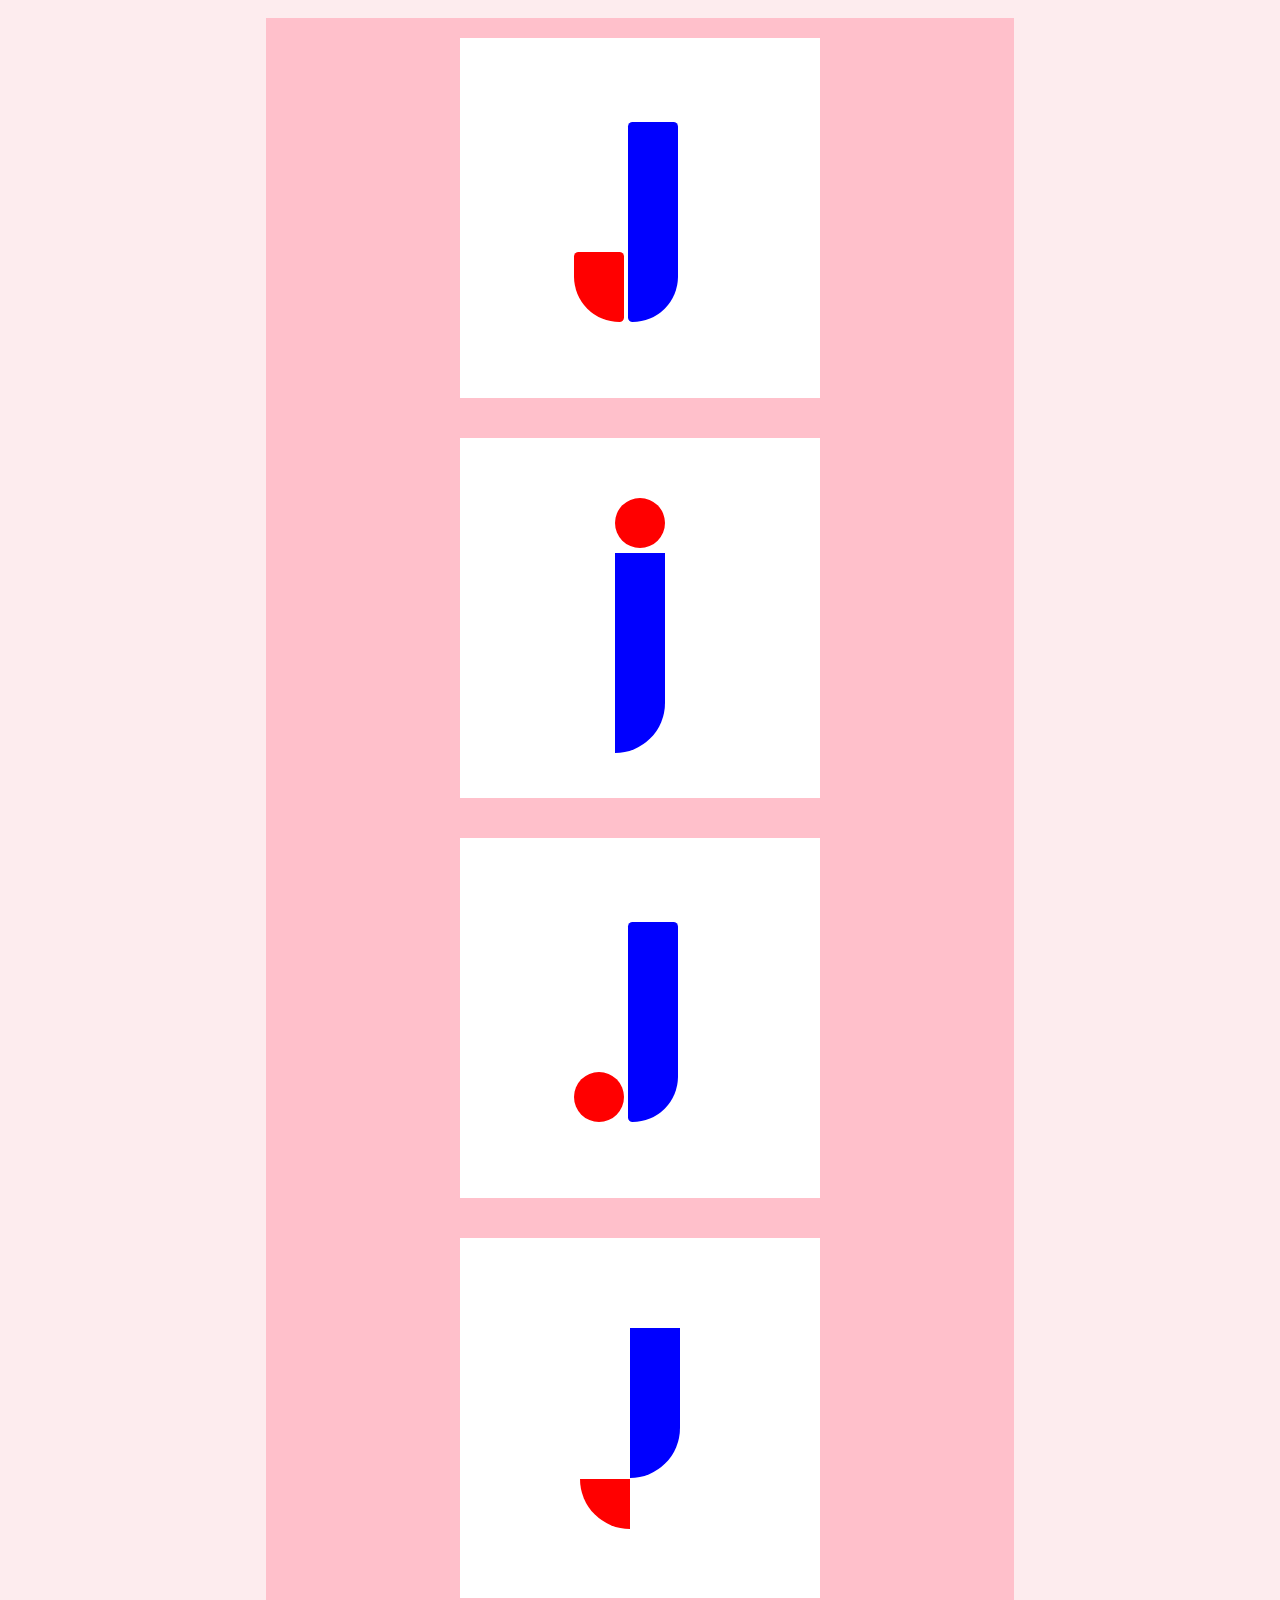
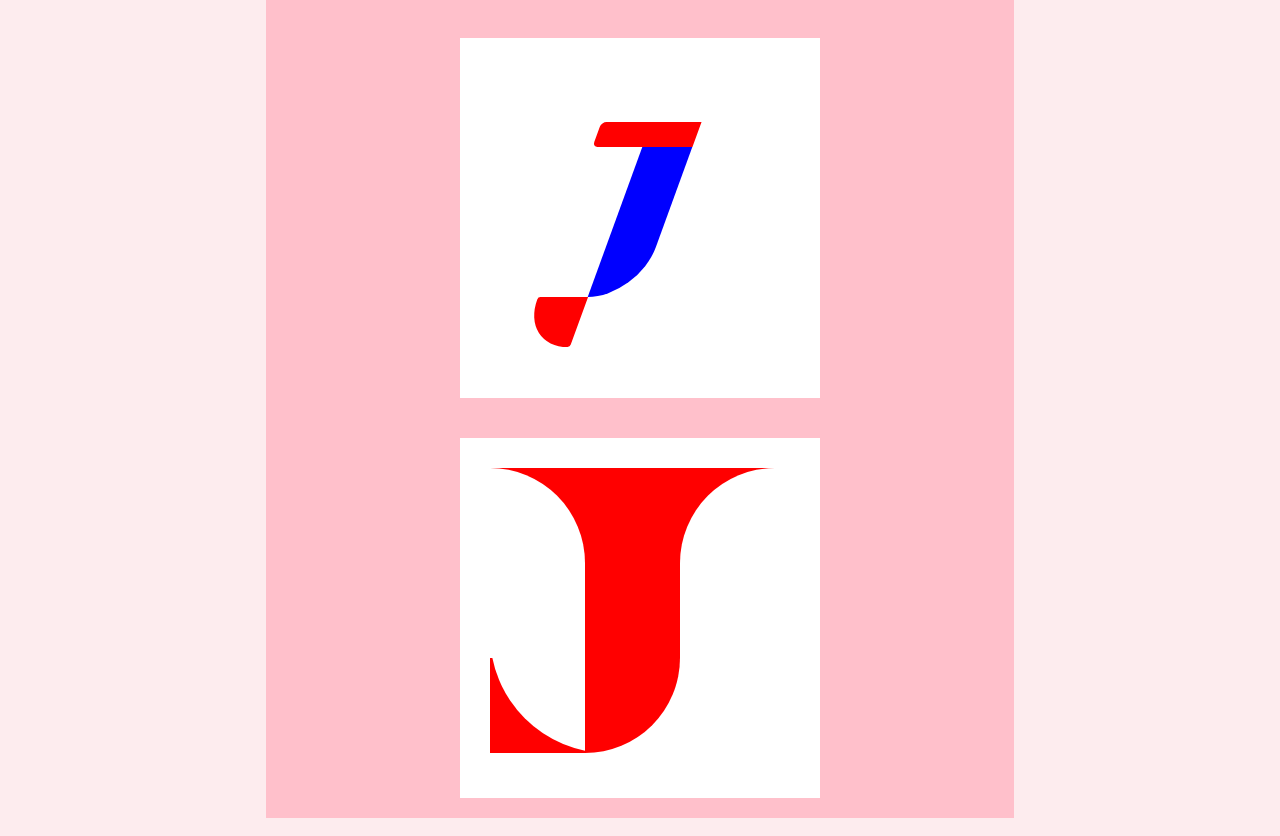
<file: css letterforms/index.html>
<html>
    <head>
        <link rel="stylesheet" href="style.css">
        <title>Letter J CSS Letterforms</title>
    </head>
    <body>
      <div class="container">
        <div class="box-1">
            <div class="rec-1"></div>
            <div class="rec-2"></div>
        </div>
        <div class="box-2">
          <div class="rec-3"></div>
          <div class="rec-4"></div>
        </div>
        <div class="box-3">
          <div class="rec-5"></div>
          <div class="rec-6"></div>
        </div>
        <div class="box-4">
          <div class="rec-7"></div>
          <div class="rec-8"></div>
        </div>
        <div class="box-5">
          <div class="rec-9"></div>
          <div class="rec-10"></div>
          <div class="rec-11"></div>
        </div>
        <div class="box-6">
          <div class="rec-12"></div>
          <div class="rec-13"></div>
          <div class="rec-14"></div>
          <div class="rec-15"></div>
          <div class="rec-16"></div>
          <div class="rec-17"></div>
          <div class="rec-18"></div>
        </div>
      </div>
    </body>
</html>
</file>
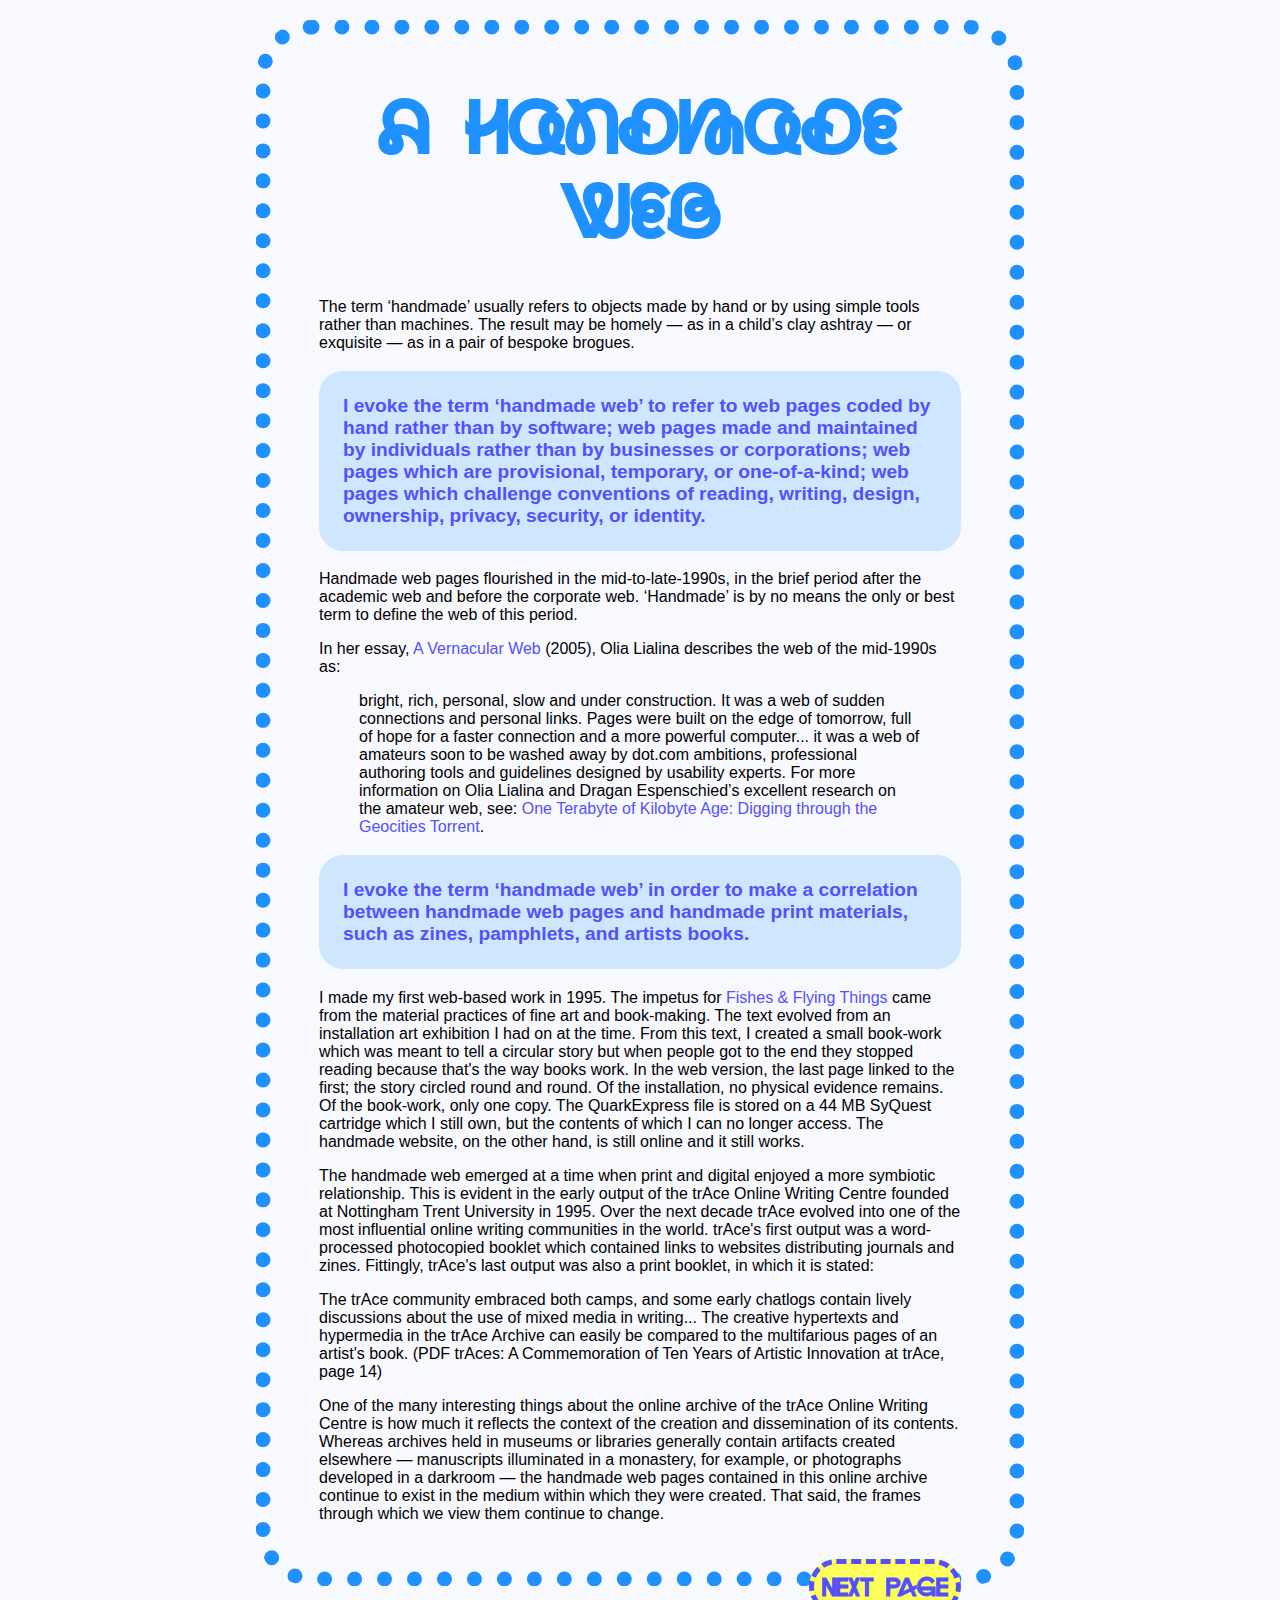
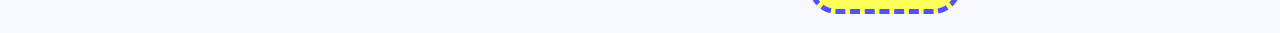
<file: handmadeWeb/index.html>
<html></html>
    <head><!-- a container for metadata -->
        <style>
            @import url('https://fonts.googleapis.com/css2?family=Jersey+10+Charted&family=Londrina+Sketch&family=Silkscreen:wght@400;700&display=swap');
        </style>
        <link rel="stylesheet" href="assets/style.css">
        <meta charset="utf-8"><!--charset: character encoding capable of encoding all characters on the web  -->
        <meta http-equiv="X-UA-Compatible" content="IE=edge,chrome=1"><!--for browser compatibility: choose rendering engine to view the page in an correct view (for old ver. IE)  -->
        <title>A Handmade Web</title><!--declaring the title, or name, of the HTML document. displayed in the browser's title bar-->
        <meta name="description" content=""><!--keywords/snippet for search engines-->
        <meta name="viewport" content="width=device-width"><!--the browser will (probably) render the width of the page at the width of its own screen -->
    </head>
    <body><!--all the contents of an HTML document goes here-->
        <h1>A Handmade Web</h1>
        <p>The term ‘handmade’ usually refers to objects made by hand or by using simple tools rather
            than machines. The result may be homely — as in a child’s clay ashtray — or exquisite — as in
            a pair of bespoke brogues.</p>
        <p class="bold">I evoke the term ‘handmade web’ to refer to web pages coded by hand rather than by
            software; web pages made and maintained by individuals rather than by businesses or
            corporations; web pages which are provisional, temporary, or one-of-a-kind; web pages
            which challenge conventions of reading, writing, design, ownership, privacy, security, or
            identity.</p>
        <p>Handmade web pages flourished in the mid-to-late-1990s, in the brief period after the academic
            web and before the corporate web. ‘Handmade’ is by no means the only or best term to define
            the web of this period.</p>
        <p>In her essay, <a href="https://art.teleportacia.org/observation/vernacular/" target="_blank">A Vernacular Web</a> 
            (2005), Olia Lialina describes the web of the mid-1990s as:
            <blockquote>bright, rich, personal, slow and under construction. It was a web of sudden connections and
            personal links. Pages were built on the edge of tomorrow, full of hope for a faster connection
            and a more powerful computer... it was a web of amateurs soon to be washed away by dot.com
            ambitions, professional authoring tools and guidelines designed by usability experts.
            For more information on Olia Lialina and Dragan Espenschied’s excellent research on the
            amateur web, see: <a href="https://blog.geocities.institute/about" target="_blank">One Terabyte of Kilobyte Age: 
            Digging through the Geocities Torrent</a>.</blockquote></p>
        <p class="bold">I evoke the term ‘handmade web’ in order to make a correlation between handmade web
            pages and handmade print materials, such as zines, pamphlets, and artists books.</p>
        <p>I made my first web-based work in 1995. The impetus for 
            <a href="https://luckysoap.com/butterflies/parasite.html" target="_blank">Fishes & Flying Things</a> came from the
            material practices of fine art and book-making. The text evolved from an installation art
            exhibition I had on at the time. From this text, I created a small book-work which was meant to
            tell a circular story but when people got to the end they stopped reading because that's the way
            books work. In the web version, the last page linked to the first; the story circled round and
            round. Of the installation, no physical evidence remains. Of the book-work, only one copy. The
            QuarkExpress file is stored on a 44 MB SyQuest cartridge which I still own, but the contents of
            which I can no longer access. The handmade website, on the other hand, is still online and it still
            works.</p>
        <p>The handmade web emerged at a time when print and digital enjoyed a more symbiotic
            relationship. This is evident in the early output of the trAce Online Writing Centre founded at
            Nottingham Trent University in 1995. Over the next decade trAce evolved into one of the most
            influential online writing communities in the world. trAce's first output was a word-processed
            photocopied booklet which contained links to websites distributing journals and zines. Fittingly,
            trAce's last output was also a print booklet, in which it is stated:</p>
        <p>The trAce community embraced both camps, and some early chatlogs contain lively discussions
            about the use of mixed media in writing... The creative hypertexts and hypermedia in the trAce
            Archive can easily be compared to the multifarious pages of an artist's book. (PDF trAces: A
            Commemoration of Ten Years of Artistic Innovation at trAce, page 14)</p>
        <p>One of the many interesting things about the online archive of the trAce Online Writing Centre is
            how much it reflects the context of the creation and dissemination of its contents. Whereas
            archives held in museums or libraries generally contain artifacts created elsewhere —
            manuscripts illuminated in a monastery, for example, or photographs developed in a darkroom
            — the handmade web pages contained in this online archive continue to exist in the medium
            within which they were created. That said, the frames through which we view them continue to
            change.</p>
        <a href="2index.html" style="display: inline;">
            <span id="nextPage">
                <h2 class="alignRight">Next Page</h2>
            </span>
        </a>

            
    </body>
</html>
</file>
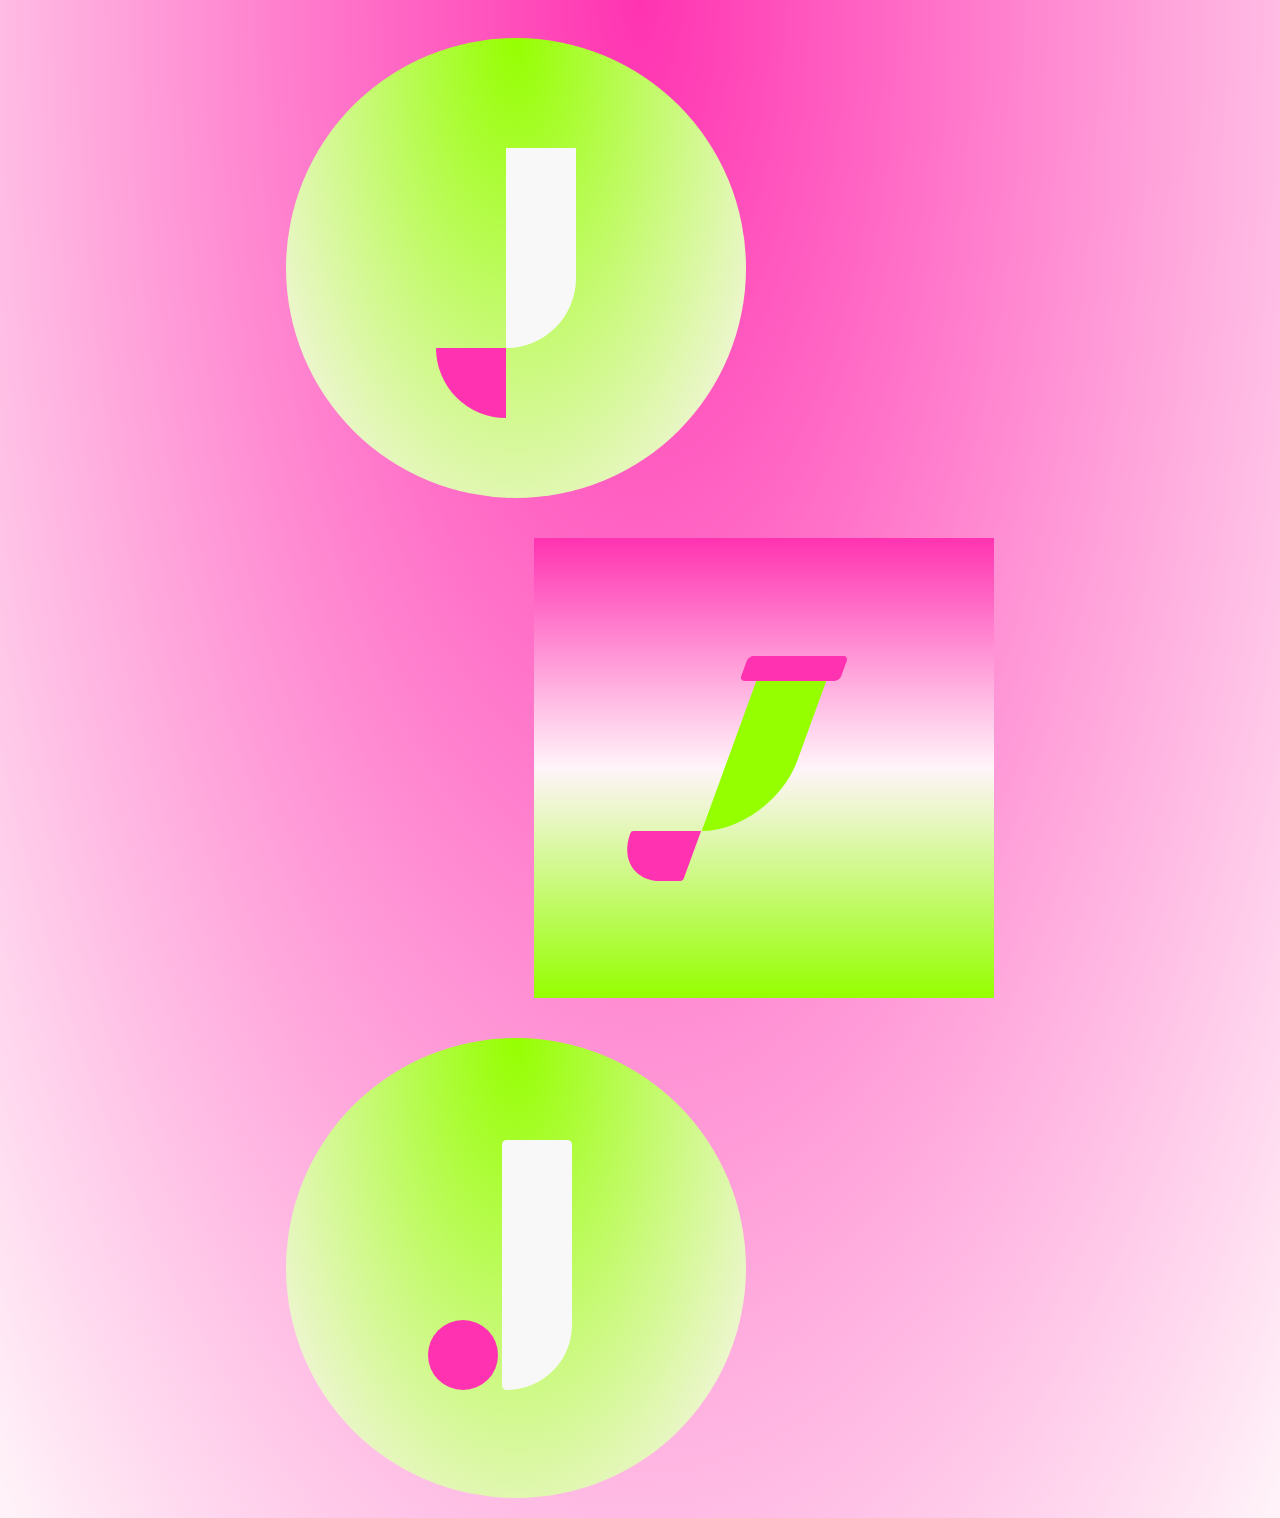
<file: letterform animations/index.html>
<html>
    <head>
        <link rel="stylesheet" href="style.css">
        <title>Letter J Animations</title>
    </head>
    <body>
        <div class="container">
            <div class="circle-1">
                <div class="form-1"></div>
                <div class="form-2"></div>
                <div class="form-3"></div>
            </div>
            <div class="box-1">
                <div class="form-4"></div>
                <div class="form-5"></div>
                <div class="form-6"></div>
            </div>
            <div class="circle-2">
                <div class="form-7"></div>
                <div class="form-8"></div>
            </div>
            
            
            

        </div>
    </body>
</html>
</file>
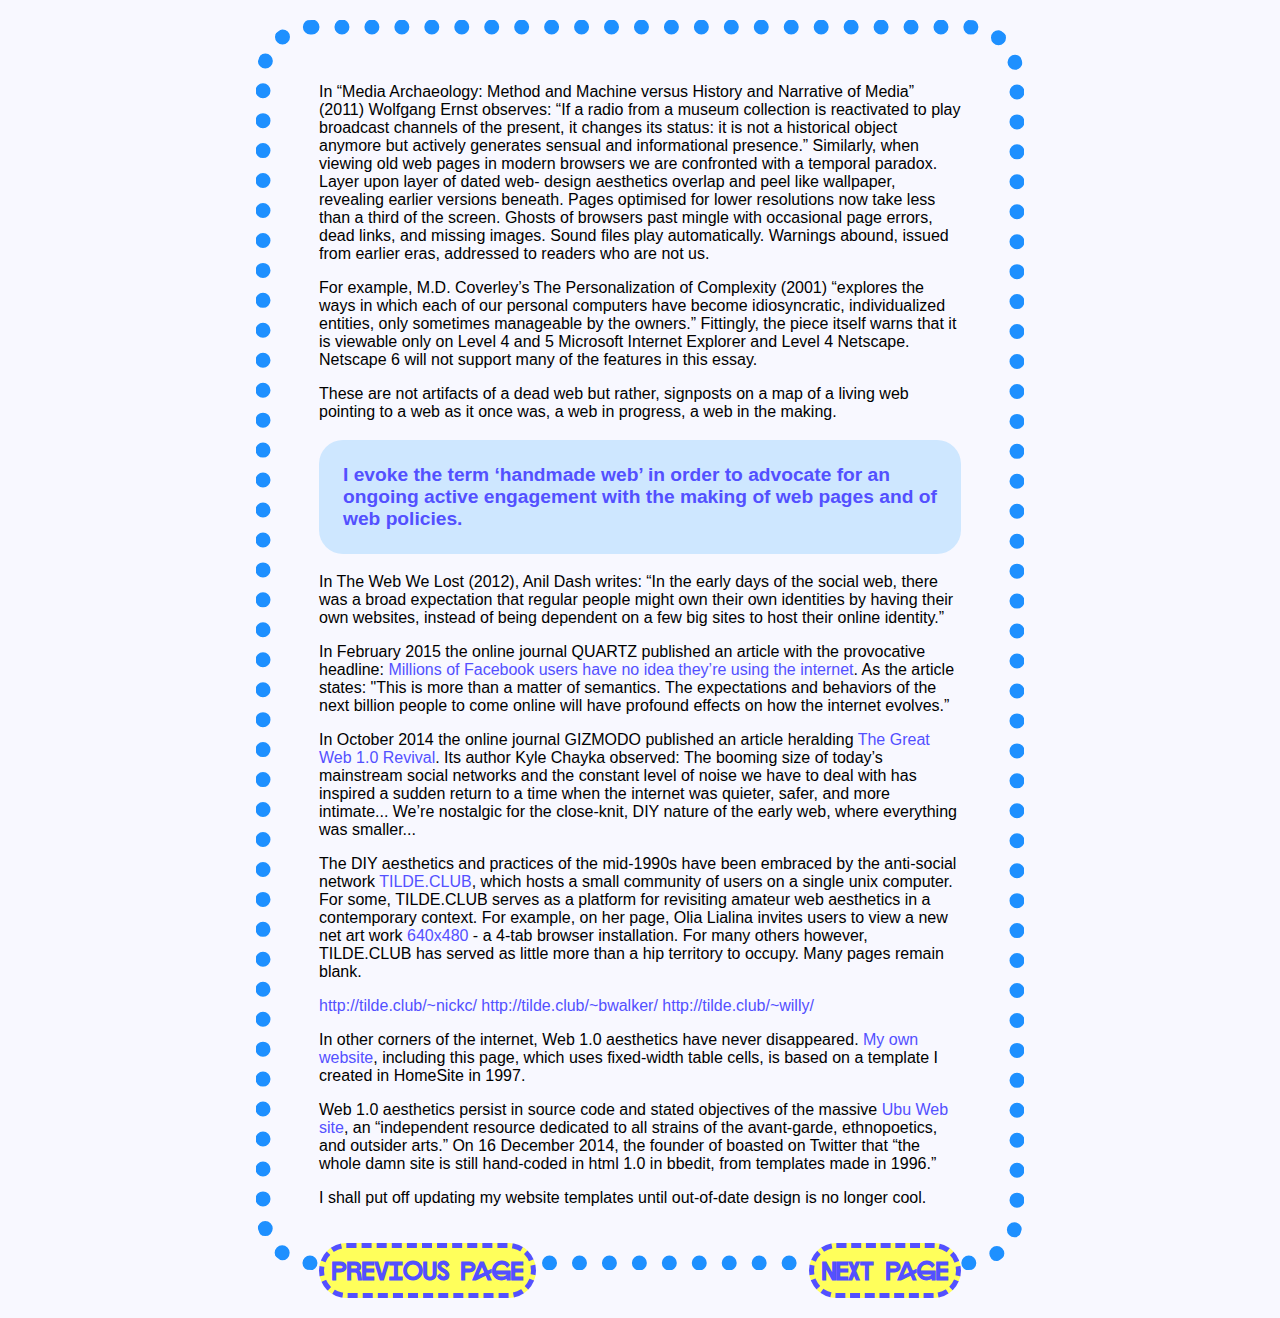
<file: handmadeWeb/2index.html>
<html></html>
    <head><!-- a container for metadata -->
        <link rel="stylesheet" href="assets/style.css">
        
        <meta charset="utf-8"><!--charset: character encoding capable of encoding all characters on the web  -->
        <meta http-equiv="X-UA-Compatible" content="IE=edge,chrome=1"><!--for browser compatibility: choose rendering engine to view the page in an correct view (for old ver. IE)  -->
        <title>A Handmade Web</title><!--declaring the title, or name, of the HTML document. displayed in the browser's title bar-->
        <meta name="description" content=""><!--keywords/snippet for search engines-->
        <meta name="viewport" content="width=device-width"><!--the browser will (probably) render the width of the page at the width of its own screen -->
    </head>
    <body><!--all the contents of an HTML document goes here-->
        <p>In “Media Archaeology: Method and Machine versus History and Narrative of Media” (2011)
            Wolfgang Ernst observes: “If a radio from a museum collection is reactivated to play broadcast
            channels of the present, it changes its status: it is not a historical object anymore but actively
            generates sensual and informational presence.” Similarly, when viewing old web pages in
            modern browsers we are confronted with a temporal paradox. Layer upon layer of dated web-
            design aesthetics overlap and peel like wallpaper, revealing earlier versions beneath. Pages
            optimised for lower resolutions now take less than a third of the screen. Ghosts of browsers past
            mingle with occasional page errors, dead links, and missing images. Sound files play
            automatically. Warnings abound, issued from earlier eras, addressed to readers who are not us.</p>
        <p>For example, M.D. Coverley’s The Personalization of Complexity (2001) “explores the ways in
            which each of our personal computers have become idiosyncratic, individualized entities, only
            sometimes manageable by the owners.” Fittingly, the piece itself warns that it is viewable only
            on Level 4 and 5 Microsoft Internet Explorer and Level 4 Netscape. Netscape 6 will not support
            many of the features in this essay.</p>
        <p>These are not artifacts of a dead web but rather, signposts on a map of a living web pointing to a
            web as it once was, a web in progress, a web in the making.</p>
        <p class="bold">I evoke the term ‘handmade web’ in order to advocate for an ongoing active 
            engagement with the making of web pages and of web policies.</p>
        <p>In The Web We Lost (2012), Anil Dash writes: “In the early days of the social web, there was a
            broad expectation that regular people might own their own identities by having their own
            websites, instead of being dependent on a few big sites to host their online identity.”</p>
        <p>In February 2015 the online journal QUARTZ published an article with the provocative headline: 
            <a href="https://qz.com/333313/milliions-of-facebook-users-have-no-idea-theyre-using-the-internet" target="_blank">
            Millions of Facebook users have no idea they’re using the internet</a>. As the article
            states: "This is more than a matter of semantics. The expectations and behaviors of the next
            billion people to come online will have profound effects on how the internet evolves.”</p>
        <p>In October 2014 the online journal GIZMODO published an article heralding 
            <a href="https://gizmodo.com/the-great-web-1-0-revival-1651487835" target="_blank">The Great Web 1.0 Revival</a>. 
            Its author Kyle Chayka observed: The booming size of today’s mainstream social networks and the 
            constant level of noise we have to deal with has inspired a sudden return to a time when the internet 
            was quieter, safer, and more intimate... We’re nostalgic for the close-knit, DIY nature of the early web, 
            where everything was smaller...</p>
        <p>The DIY aesthetics and practices of the mid-1990s have been embraced by the anti-social
            network <a href="https://tilde.club/" target="_blank">TILDE.CLUB</a>, which hosts a small community of users 
            on a single unix computer. For some, TILDE.CLUB serves as a platform for revisiting 
            amateur web aesthetics in a contemporary context. For example, on her page, Olia Lialina invites users 
            to view a new net art work  <a href="https://tilde.club/~olialia/" target="_blank">640x480</a> - a 4-tab 
            browser installation. For many others however, TILDE.CLUB has served as little more than a hip territory 
            to occupy. Many pages remain blank.</p>
        <p><a href=" https://tilde.club/~bwalker/" target="_blank">
            http://tilde.club/~nickc/ http://tilde.club/~bwalker/ http://tilde.club/~willy/</a></p>
        <p>In other corners of the internet, Web 1.0 aesthetics have never disappeared.
            <a href="https://luckysoap.com/" target="_blank">My own website</a>,
            including this page, which uses fixed-width table cells, is based on a template I created in
            HomeSite in 1997.</p>
        <p>Web 1.0 aesthetics persist in source code and stated objectives of the massive 
            <a href="https://www.ubuweb.com/" target="_blank">Ubu Web site</a>,
            an “independent resource dedicated to all strains of the avant-garde, ethnopoetics, and outsider
            arts.” On 16 December 2014, the founder of boasted on Twitter that “the whole damn site is still
            hand-coded in html 1.0 in bbedit, from templates made in 1996.”</p>
        <p>I shall put off updating my website templates until out-of-date design is no longer cool.</p>
        <a href="./index.html" style="display: inline;">
            <span id="prevPage">
                <h2 class="alignLeft">Previous Page</h2>
            </span>
        </a>
        <a href="3index.html" style="display: inline;">
            <span id="nextPage">
                <h2 class="alignRight">Next Page</h2>
            </span>
        </a>
    </body>
</html>
</file>
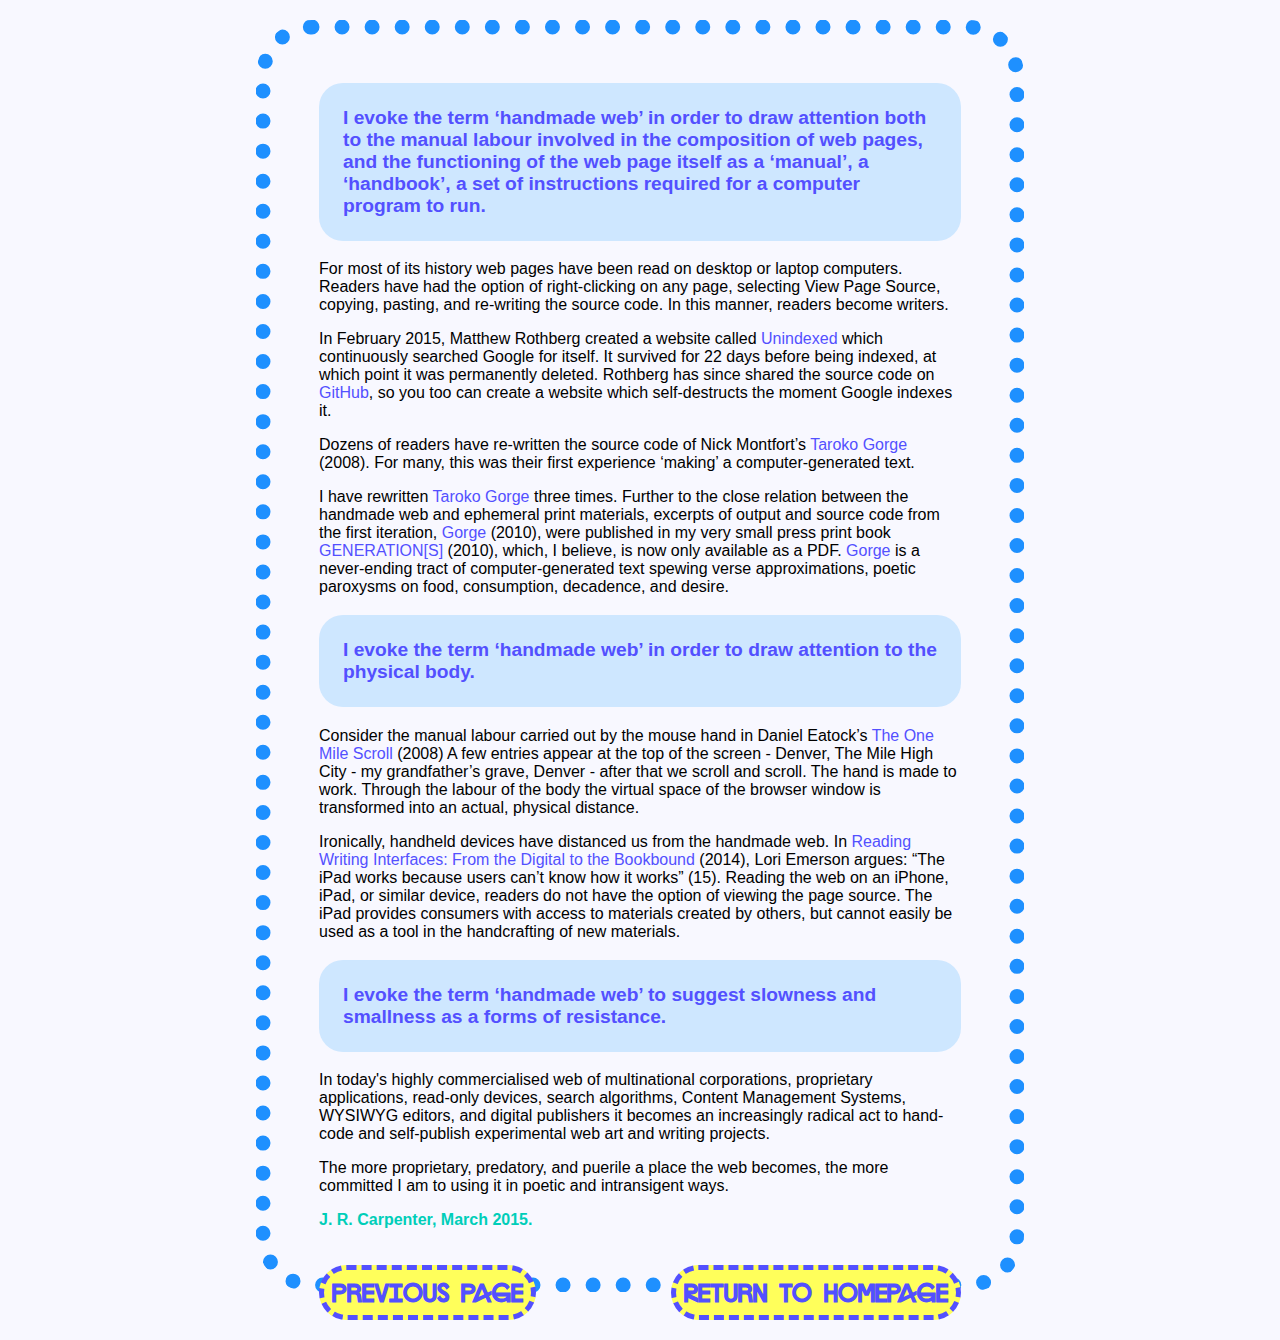
<file: handmadeWeb/3index.html>
<html></html>
    <head><!-- a container for metadata -->
        <link rel="stylesheet" href="assets/style.css">
        <style>
            #author {
            color:rgb(0, 206, 185);
            font-weight: bolder;
            text-align: left;
            }
        </style>
        
        <meta charset="utf-8"><!--charset: character encoding capable of encoding all characters on the web  -->
        <meta http-equiv="X-UA-Compatible" content="IE=edge,chrome=1"><!--for browser compatibility: choose rendering engine to view the page in an correct view (for old ver. IE)  -->
        <title>A Handmade Web</title><!--declaring the title, or name, of the HTML document. displayed in the browser's title bar-->
        <meta name="description" content=""><!--keywords/snippet for search engines-->
        <meta name="viewport" content="width=device-width"><!--the browser will (probably) render the width of the page at the width of its own screen -->
    </head>
    <body><!--all the contents of an HTML document goes here-->
        <p class="bold">I evoke the term ‘handmade web’ in order to draw attention both to the manual labour
            involved in the composition of web pages, and the functioning of the web page itself as a
            ‘manual’, a ‘handbook’, a set of instructions required for a computer program to run.</p>
        <p>For most of its history web pages have been read on desktop or laptop computers. Readers
            have had the option of right-clicking on any page, selecting View Page Source, copying, pasting,
            and re-writing the source code. In this manner, readers become writers.</p>
        <p>In February 2015, Matthew Rothberg created a website called 
            <a href="https://github.com/mroth/unindexed" target="_blank">Unindexed</a> which continuously
            searched Google for itself. It survived for 22 days before being indexed, at which point it was
            permanently deleted. Rothberg has since shared the source code on 
            <a href="https://github.com/mroth/unindexed" target="_blank">GitHub</a>, so you too can
            create a website which self-destructs the moment Google indexes it.</p>
        <p>Dozens of readers have re-written the source code of Nick Montfort’s 
            <a href="https://nickm.com/taroko_gorge/" target="_blank">Taroko Gorge</a> (2008). For
            many, this was their first experience ‘making’ a computer-generated text.</p>
        <p>I have rewritten <a href="https://nickm.com/taroko_gorge/" target="_blank">Taroko Gorge</a> three times. 
            Further to the close relation between the handmade
            web and ephemeral print materials, excerpts of output and source code from the first
            iteration, <a href="https://luckysoap.com/generations/gorge.html" target="_blank">Gorge</a> (2010), 
            were published in my very small press print book <a href="https://luckysoap.com/generations/generations.html" 
            target="_blank">GENERATION[S]</a> (2010), which, I believe, is now only available as a PDF. 
            <a href="https://luckysoap.com/generations/gorge.html" target="_blank">Gorge</a> is a
            never-ending tract of computer-generated text spewing verse approximations, poetic paroxysms
            on food, consumption, decadence, and desire.</p>
        <p class="bold">I evoke the term ‘handmade web’ in order to draw attention to the physical body.</p>
        <p>Consider the manual labour carried out by the mouse hand in Daniel Eatock’s 
            <a href="https://www.onemilescroll.com/" target="_blank">The One Mile Scroll</a> (2008) A few entries appear 
            at the top of the screen - Denver, The Mile High City - my grandfather’s grave, Denver - after that we scroll 
            and scroll. The hand is made to work. Through the labour of the body the virtual space of the browser window 
            is transformed into an actual, physical distance.</p>
        <p>Ironically, handheld devices have distanced us from the handmade web. In 
            <a href="https://theliteraryplatform.com/news/2014/08/from-the-digital-to-the-bookbound/" 
            target="_blank">Reading Writing Interfaces: From the Digital to the Bookbound</a> (2014), 
            Lori Emerson argues: “The iPad works because users can’t know how it works” (15). Reading the 
            web on an iPhone, iPad, or similar device, readers do not have the option of viewing the page source. 
            The iPad provides consumers with access to materials created by others, but cannot easily be used as a 
            tool in the handcrafting of new materials.</p>
        <p class="bold">I evoke the term ‘handmade web’ to suggest slowness and smallness as a forms of
        resistance.</p>
        <p>In today's highly commercialised web of multinational corporations, proprietary applications,
            read-only devices, search algorithms, Content Management Systems, WYSIWYG editors, and
            digital publishers it becomes an increasingly radical act to hand-code and self-publish
            experimental web art and writing projects.</p>
        <p>The more proprietary, predatory, and puerile a place the web becomes, the more committed I
            am to using it in poetic and intransigent ways.</p>
        <p id="author">J. R. Carpenter, March 2015.</p>
        
        <a href="./2index.html" style="display: inline;"> 
            <span id="prevPage">
                <h2 class="alignLeft">Previous Page</h2>
            </span>
        </a>
        <a href="../index.html"style="display: inline;">
            <span id="homePage">
                <h2 class="alignRight">Return to Homepage</h2>
            </span>
        </a>
    </body>
</html>
</file>
<file: css letterforms/style.css>
body{
    background-color: #FDECEE;
    padding: 10px;
    margin-left: 20%;
    margin-right: 20%;
}
.container{
    display: flex;
    justify-content: center;
    background-color: pink;
    flex-wrap: wrap;
}
[class^="box-"]{
    background-color: #FFFFFF;
    margin: 20px;
    padding: 30px;
    width: 300px;
    height: 300px;
    justify-content: center;
}
[class^="rec"]{
    background-color: red;
    width: 50px;
    display: flex;
    margin: auto;
    justify-items: center;
}
.rec-1{
    height: 70px;
    border-radius: 5px 5px 5px 50px;
    display: inline-flex;
    margin-left: 28%;
}
.rec-2{
    height: 200px;
    background-color: blue;
    border-radius: 5px 5px 50px 5px;
    display: inline-flex;
    margin-top: 18%;
}
.rec-3{
    height: 50px;
    border-radius: 100px 100px 100px 100px;
    margin-top:10%;
    margin-bottom: 5px;
}
.rec-4{
    height: 200px;
    background-color: blue;
    border-radius: 0px 0px 100px 0px;
}
.rec-5{
    height: 50px;
    border-radius: 100px 100px 100px 100px;
    display: inline-flex;
    margin-left: 28%;
}
.rec-6{
    height: 200px;
    background-color: blue;
    border-radius: 5px 5px 50px 5px;
    display: inline-flex;
    margin-top: 18%;
}
.rec-7{
    height: 50px;
    border-radius: 0px 0px 0px 100px;
    display: inline-flex;
    margin-left: 30%;
    margin-bottom: -17%;
}
.rec-8{
    height: 150px;
    background-color: blue;
    border-radius: 0px 0px 100px 0px;
    display: inline-flex;
    margin-top: 20%;
    margin-left: -4px;
}
.rec-9{
    width: 100px;
    height: 25px;
    border-radius: 5px 0px 0px 5px;
    margin-top: 18%;
    transform: skewX(-20deg);
    margin-right: 31%;

}
.rec-10{
    height: 150px;
    background-color: blue;
    border-radius: 0px 0px 100px 0px;
    transform: skewX(-20deg);
}
.rec-11{
    height: 50px;
    border-radius: 5px 0px 5px 100px;
    margin-left: 13%;
    transform: skewX(-20deg);
}
.rec-12{
    width: 95px;
    height: 95px;
    overflow: hidden;
    position: relative;
    background-color: white;
    display: inline-flex;
    margin-bottom: -8px;    
}
.rec-12:before{
    top: 0;
    right: 0;
    box-shadow: 50px -50px 0 0 red;
    content: "";
    display: block;
    width: 200%;
    height: 200%;
    position: absolute;
    border-radius: 50%;
}
.rec-13{
    width: 95px;
    height: 95px;
    display: inline-flex;
    margin-right: -4px;
    margin-left: -4px;
    margin-bottom: -8px;
}
.rec-14{
    width: 95px;
    height: 95px;
    overflow: hidden;
    position: relative;
    background-color: white;
    display: inline-flex;
    margin-bottom: -8px;
}
.rec-14::before{
    top: 0;
    left: 0;
    box-shadow: -50px -50px 0 0 red;
    content: "";
    display: block;
    width: 200%;
    height: 200%;
    position: absolute;
    border-radius: 50%;
}
.rec-15{
    width: 95px;
    height: 95px;
    display: inline-flex;
    margin-left: 95px;
    margin-bottom: -4px;

}
.rec-16{
    width: 95px;
    height: 95px;
    display: inline-flex;
    background-color: white;
}
.rec-17{
    width: 95px;
    height: 95px;
    overflow: hidden;
    position: relative;
    background-color: white;
    display: inline-flex;
}
.rec-17::before{
    bottom: 0;
    left: 0;
    box-shadow: -50px 50px 0 0 red;
    content: "";
    display: block;
    width: 250%;
    height: 250%;
    position: absolute;
    border-radius: 50%;
}
.rec-18{
    width: 95px;
    height: 95px;
    overflow: hidden;
    position: relative;
    background-color: red;
    display: inline-flex;
    margin-left: -4px;
}
.rec-18::before{
    bottom: 0;
    right: 0;
    box-shadow: 50px 50px 0 0 white;
    content: "";
    display: block;
    width: 200%;
    height: 200%;
    position: absolute;
    border-radius: 50%;
}
</file>
<file: handmadeWeb/assets/style.css>
@font-face {
    font-family: 'Lyno_walt';
    src: url(lyno_walt.otf);
}
@font-face {
    font-family: 'Lyno_stan';
    src: url(lyno_stan.otf);
}
h1{
    font-family: 'lyno_walt';
    font-size: 70;
    text-align: center;
    color:dodgerblue;
}
h1:hover{
    background: -webkit-linear-gradient(180deg,pink, deeppink,blue);
    -webkit-background-clip: text;
    -webkit-text-fill-color: transparent;
}
h2{
    font-family: 'Lyno_stan';
    border: 5px dashed, rgb(83, 80, 255);
    background-color: rgb(255, 255, 91);
    padding: 0.5rem;
    border-radius: 2rem;
}
p{
    font-family: Helvetica, sans-serif;
}
.bold{
    font-family: Helvetica, sans-serif;
    font-weight: bold;
    background-color: rgb(206, 231, 255);
    padding: 1.5rem;
    border-radius: 1.5rem;
    color: rgb(83, 80, 255);
    font-size: larger;
}
a{
    color: rgb(83, 80, 255);
    text-decoration: none;
}
a:hover{
    text-decoration: brown dotted underline;
    color: deeppink;
}
body{
    background-color:ghostwhite;
    margin: 20px;
    margin-left: 20%;
    margin-right: 20%;
    padding: 10px;
    border: 15px dotted, dodgerblue;
    padding: 3rem;
    border-radius: 3.5rem;

}
.alignLeft{
    float: left;
}
.alignRight{
    float: right;
}
blockquote{
    font-family: Helvetica, sans-serif;
}
</file>
<file: letterform animations/style.css>
body{
    background: radial-gradient(ellipse at top, #FF33B1, #FFF4F9);
    padding: 10px;
    margin-left: 20%;
    margin-right: 20%;
}
.container{
    background-color: rgb(255, 255, 255);
    flex-wrap: wrap;
}
[class^="circle-"]{
    background: radial-gradient(ellipse at top, #95ff00, #FFF4F9);
    margin: 20px;
    padding: 30px;
    width: 400px;
    border-radius: 30rem;
    height: 400px;
    float: left;
}
[class^="box-"]{
    background: linear-gradient( #FF33B1, #FFF4F9,#95ff00);
    margin: 20px;
    padding: 30px;
    width: 400px;
    height: 400px;
    float: right;
}
[class^="form"]{
    background-color: #FF33B1;
    width: 70px;
    display: flex;
    margin: auto;
    justify-items: center;
}
.form-1{
    height: 70px;
    border-radius: 0px 0px 0px 100px;
    display: inline-flex;
    margin-left: 30%;
    margin-bottom: -17.5%;
    animation: rotate 3s infinite;
    animation-timing-function: ease-in-out;
    transition-delay: 3s;
}
@keyframes rotate {
    0%{transform: rotate(0deg);}
    50%{transform: rotate(360deg);}
    100%{transform: rotate(0deg);}
}
.form-2{
    height: 200px;
    background-color: #F8F8F8;
    border-radius: 0px 0px 100px 0px;
    display: inline-flex;
    margin-top: 20%;
    margin-left: -4px;
    animation: stretch 3s infinite;
    animation-timing-function: ease-in-out;
    transition-delay: 3s;
}
@keyframes stretch {
    0%{transform: scaleY(1);}
    50%{transform: scaleY(1.7);}
    100%{transform: scaleY(1);}
}
.circle-1,.circle-2{
    animation: bounce 4s infinite;
    animation-timing-function: ease-in-out;
    transition-delay: 1s;
}
@keyframes bounce {
    0%{transform: translateX(0px) rotate(0deg);}
    50%{transform: translateX(500px) rotate(360deg);}
    100%{transform: translateX(0px)rotate(0deg);}
}
/* .circle-1:hover{
    transform: scale(110%);
    background-color: #FF33B1;
    .form-1{
        position: relative;
        margin-bottom: 0px;
        background-color: #ff2f00;
        height: 70px;
    }

    .form-3{
        position: relative;
        height: 270.5px;
        width: 140px;
        background: #ff2f00;
        border-radius: 0px 30px 140px 0px;
        display: inline-flex;
        margin-top: 20%;
        margin-left: -18.5%;
        z-index: 0;
    }
    .form-2{
        position: relative;
        background-color: #95ff00;
        margin-bottom: 17.6%;
        z-index: 1;
    }
} */
.form-4{
    width: 100px;
    height: 25px;
    border-radius: 5px 5px 5px 5px;
    margin-top: 22%;
    transform: skewX(-20deg);
    margin-right: 30%;
    background-color:  #FF33B1;
    animation: hat 5s infinite;
}
.form-5{
    height: 150px;
    background-color: #95ff00;
    border-radius: 0px 0px 100px 0px;
    transform: skewX(-20deg);
    animation: transform 5s infinite;
 }
@keyframes transform{
    0%{transform: skew(-20deg);}
    50%{transform: skew(-50deg);}
    100%{transform: skew(-20deg);}

}
.form-6{
    height: 50px;
    border-radius: 5px 0px 5px 100px;
    margin-left: 14.5%;
    transform: skewX(-20deg);
    background-color: #FF33B1;
    animation: tail 5s infinite;
}
@keyframes tail{
    0%{transform: skew(-20deg);}
    50%{transform: skew(-50deg) translateX(-80px);}
    100%{transform: skew(-20deg);}
}
@keyframes hat{
    0%{transform: skew(-20deg);}
    50%{transform: skew(-50deg) translateX(60px);}
    100%{transform: skew(-20deg);}
}
.box-1{
    animation: jump 3s infinite;
    animation-timing-function: ease-in-out;
    transition-delay: 2s;
}
@keyframes jump {
    0%{transform: translateY(0px);}
    50%{transform: translateY(300px) translateX(-300px);}
    100%{transform: translateY(0px);}
}
.form-7{
    height: 70px;
    border-radius: 100px 100px 100px 100px;
    display: inline-flex;
    margin-left: 28%;
    animation: ball 4s infinite;
    transition-timing-function: ease-in-out;
 }
 .form-7:hover{
    background: radial-gradient(ellipse at top, #FF33B1, #FFF4F9),
            radial-gradient(ellipse at bottom, #95ff00, #FFF4F9);
 }
.form-8{
    height: 250px;
    background-color: #F8F8F8;
    border-radius: 5px 5px 70px 5px;
    display: inline-flex;
    margin-top: 18%;
}
@keyframes ball{
    0%{transform: scale(1);}
    50%{transform: scale(5);}
    100%{transform: scale(1);}
}
</file>
